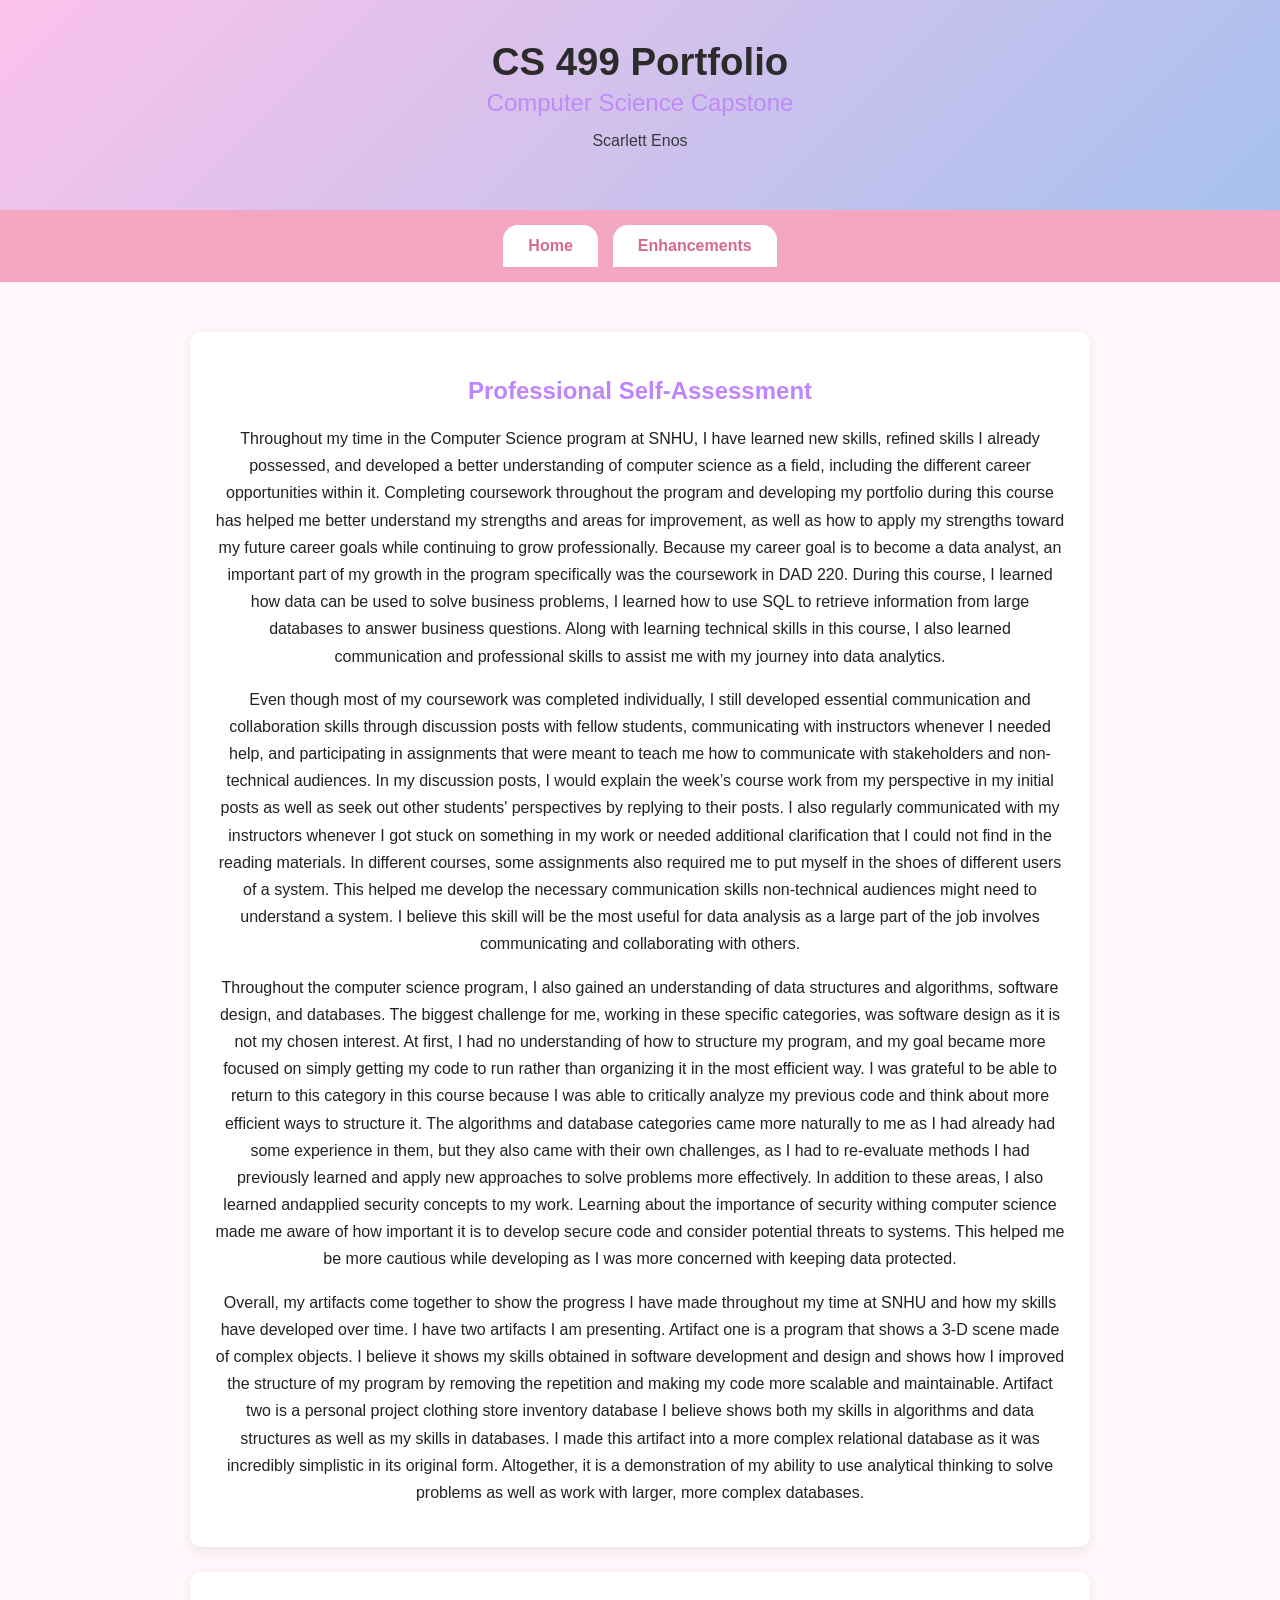
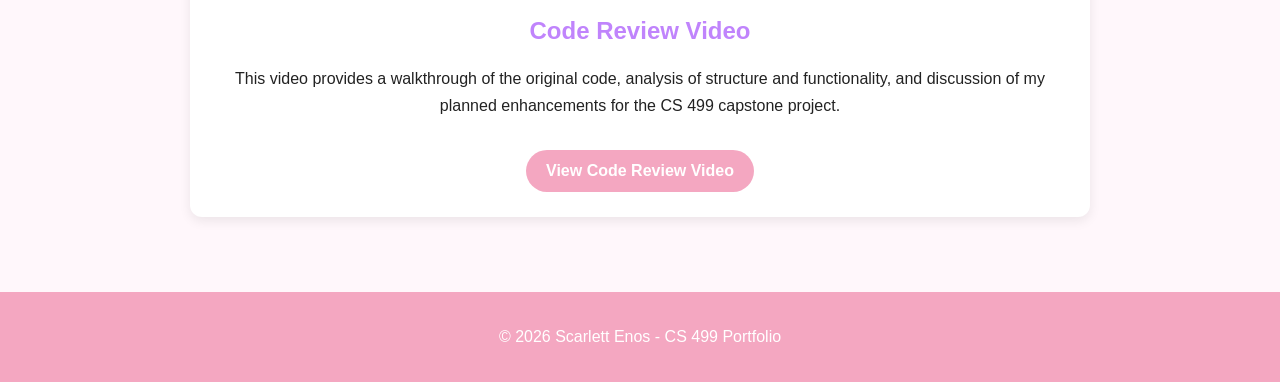
<file: index.html>
<!DOCTYPE html>
<html lang="en">
<head>
    <meta charset="UTF-8">
    <title>CS 499 Portfolio - Scarlett Enos</title>
    <link rel="stylesheet" href="styles.css">
</head>

<body>

<header>
    <h1>CS 499 Portfolio</h1>
    <h2>Computer Science Capstone</h2>
    <p>Scarlett Enos</p>
</header>

<nav>
    <a href="index.html">Home</a>
    <a href="enhancements.html">Enhancements</a>
</nav>

<main>

    <section id="self-assessment">

        <h2>Professional Self-Assessment</h2>

        <p>
            ​​Throughout my time in the Computer Science program at SNHU, I have​ learned new skills, refined skills I already possessed, and developed a better understanding of computer science as a field, including the different career opportunities within it. 
            Completing coursework throughout the program and developing my portfolio during this course has helped me better understand my strengths and areas for improvement, as well as how to apply my strengths toward my future career goals while continuing to
            grow professionally. Because my career goal is to become a data analyst, an important part of my growth in the program specifically was the coursework in DAD 220. During this course, I learned how data can be used to solve business problems, I learned 
            how to use SQL to retrieve information from large databases to answer business questions. Along with learning technical skills in this course, I also learned communication and professional skills to assist me with my journey into data analytics.  
        </p>

        <p>
            Even though most of my coursework was completed individually, I still developed essential communication and collaboration skills through discussion posts with fellow students, communicating with instructors whenever I needed help, and participating in assignments
            that were meant to teach me how to communicate with stakeholders and non-technical audiences. In my discussion posts, I would explain the week’s course work from my perspective in my initial posts as well as seek out other students' perspectives by replying to their posts. 
            I also regularly communicated with my instructors whenever I got stuck on something in my work or needed additional clarification that I could not find in the reading materials. In different courses, some assignments also required me to put myself in the shoes of different 
            users of a system. This helped me develop the necessary communication skills non-technical audiences might need to understand a system. I believe this skill will be the most useful for data analysis as a large part of the job involves communicating and collaborating with others.  
        </p>

        <p>
            Throughout the computer science program, I also gained an understanding ​of data structures and algorithms, software​ design, and databases. The biggest challenge for me, working in these specific categories, was software design as it is not my chosen interest. 
            At first, I had no understanding of how to structure my program, and my goal became more focused on simply getting my code to run rather than organizing it in the most efficient way.  I was grateful to be able to return to this category in this course because 
            I was able to critically analyze my previous code and think about more efficient ways to structure it. The algorithms and database categories came more naturally to me as I had already had some experience in them, but they also came with their own challenges, 
            as I had to re-evaluate methods I had previously learned and apply new approaches to solve problems more effectively. In addition to these areas, I also learned andapplied security concepts to my work. Learning about the importance of security withing computer 
            science made me aware of how important it is to develop secure code and consider potential threats to systems. This helped me be more cautious while developing as I was more concerned with keeping data protected. 
        </p>

        <p>
            Overall, my artifacts come together to show the progress I have made throughout my time at SNHU and how my skills have developed over time. I have two artifacts I am presenting. Artifact one is a program that shows a 3-D scene made of complex objects. I believe it 
            shows my skills obtained in software development and design and shows how I improved the structure of my program by removing the repetition and making my code more scalable and maintainable. Artifact two is a personal project clothing store inventory database I believe 
            shows both my skills in ​algorithms and data structures as well as my​ skills in databases. I made this artifact into a more complex relational database as it was incredibly simplistic in its original form. Altogether, it is a demonstration of my ability to use analytical 
            thinking to solve problems as well as work with larger, more complex databases.
        </p>

    </section>

    <section id="code-review">
        <h2>Code Review Video</h2>

        <p>
            This video provides a walkthrough of the original code, analysis of structure and functionality,
            and discussion of my planned enhancements for the CS 499 capstone project.
        </p>

        <a href="https://drive.google.com/file/d/1v1eskXT85RqvAskQVdufE4ZID1CgD-2X/view?usp=sharing" target="_blank">
            View Code Review Video
        </a>
    </section>

</main>

<footer>
    <p>© 2026 Scarlett Enos - CS 499 Portfolio</p>
</footer>

</body>
</html>
</file>
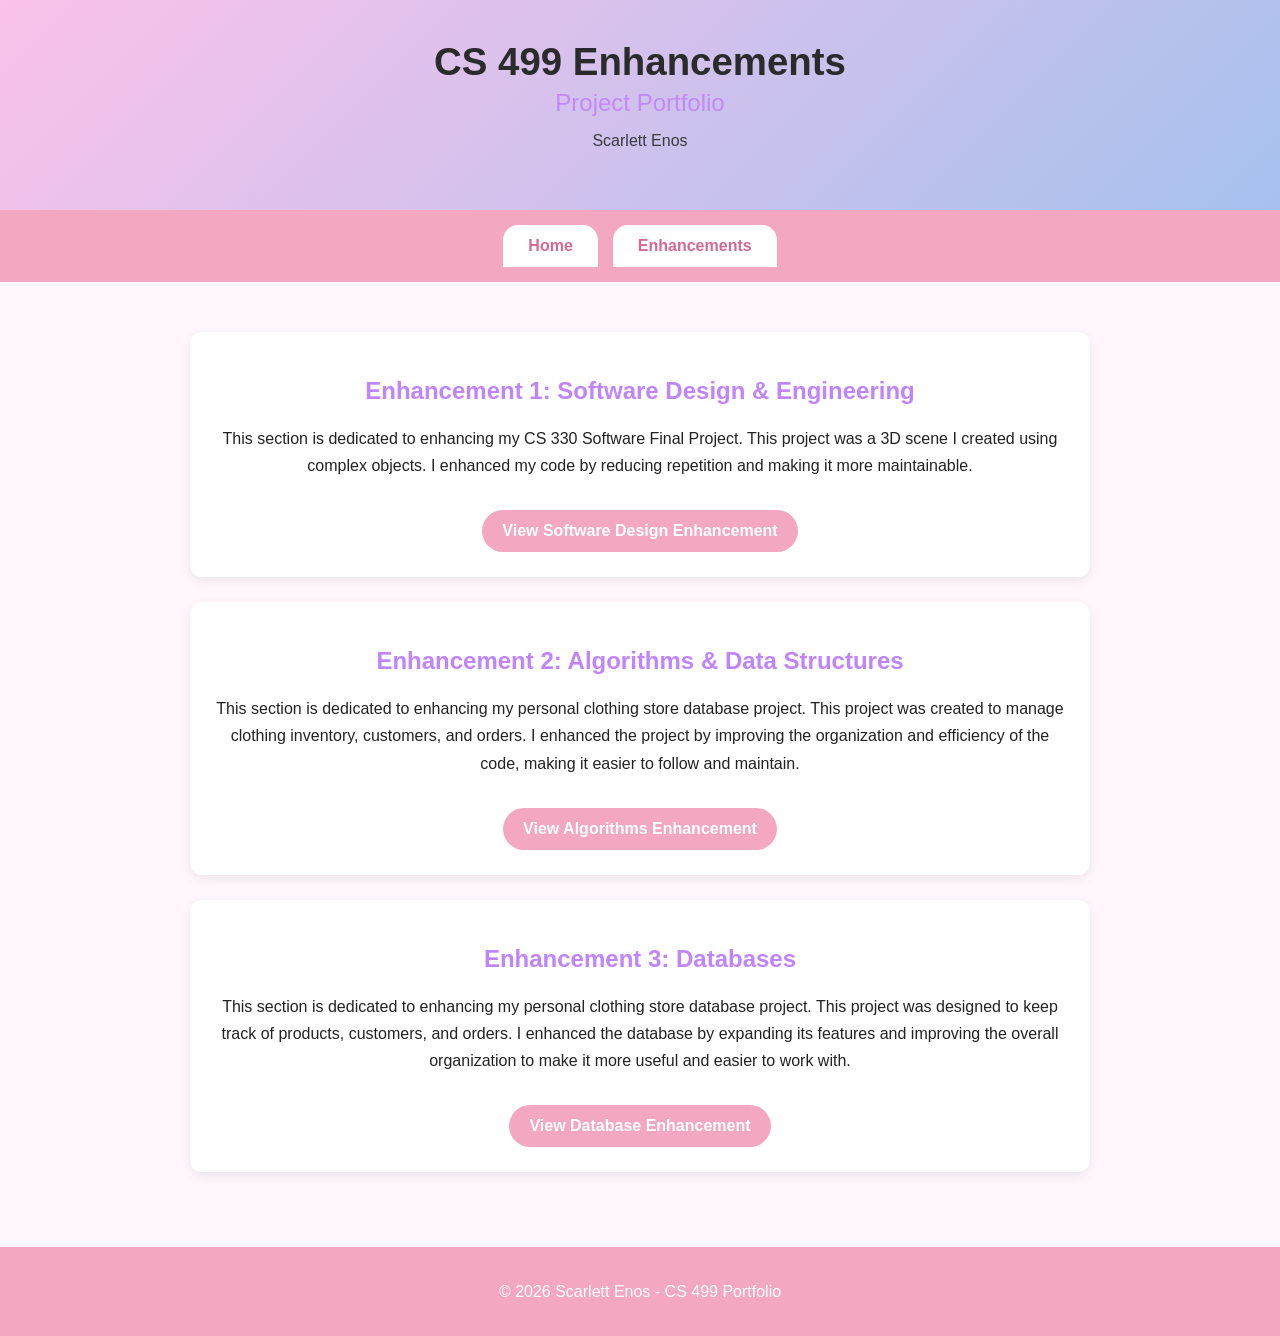
<file: enhancements.html>
<!DOCTYPE html>
<html lang="en">
<head>
    <meta charset="UTF-8">
    <title>CS 499 Enhancements - Scarlett Enos</title>
    <link rel="stylesheet" href="styles.css">
</head>

<body>

<header>
    <h1>CS 499 Enhancements</h1>
    <h2>Project Portfolio</h2>
    <p>Scarlett Enos</p>
</header>

<nav>
    <a href="index.html">Home</a>
    <a href="enhancements.html">Enhancements</a>
</nav>

<main>

    <section id="enhancement1">
        <h2>Enhancement 1: Software Design & Engineering</h2>

        <p>
            This section is dedicated to enhancing my CS 330 Software Final Project. This project was a 3D scene I created using
            complex objects. I enhanced my code by reducing repetition and making it more maintainable.
        </p>

        <a href="https://github.com/ScarlettEnos/scarlettenos.github.io/tree/main/enhancement-1-software-design">
            View Software Design Enhancement
        </a>
    </section>

    <section id="enhancement2">
        <h2>Enhancement 2: Algorithms & Data Structures</h2>

        <p>
            This section is dedicated to enhancing my personal clothing store database project. This project was created to manage
            clothing inventory, customers, and orders. I enhanced the project by improving the organization and efficiency of the
            code, making it easier to follow and maintain.
        </p>

        <a href="https://github.com/ScarlettEnos/scarlettenos.github.io/tree/main/enhancement-2-algorithms">
            View Algorithms Enhancement
        </a>
    </section>

    <section id="enhancement3">
        <h2>Enhancement 3: Databases</h2>

        <p>
            This section is dedicated to enhancing my personal clothing store database project. This project was designed to keep
            track of products, customers, and orders. I enhanced the database by expanding its features and improving the overall
            organization to make it more useful and easier to work with.
        </p>

        <a href="https://github.com/ScarlettEnos/scarlettenos.github.io/tree/main/enhancement-3-databases">
            View Database Enhancement
        </a>
    </section>

</main>

<footer>
    <p>© 2026 Scarlett Enos - CS 499 Portfolio</p>
</footer>

</body>
</html>
</file>
<file: styles.css>
body {
    font-family: Arial, sans-serif;
    margin: 0;
    background-color: #fff7fb;
    color: #222;
}

header {
    background: linear-gradient(135deg, #fbc2eb, #a6c1ee);
    color: #2b2b2b;
    text-align: center;
    padding: 40px 20px;
}

header h1 {
    margin: 0;
    font-size: 2.4em;
    font-weight: bold;
}

header h2 {
    margin: 5px 0 0 0;
    font-weight: normal;
    opacity: 0.9;
}

header p {
    margin-top: 10px;
    opacity: 0.9;
}

nav {
    background-color: #f4a7c1;
    display: flex;
    justify-content: center;
    gap: 15px;
    padding: 15px;
}

nav a {
    background-color: white;
    color: #d46a92;
    padding: 12px 25px;
    border-radius: 15px 15px 0 0;
    text-decoration: none;
    font-weight: bold;
    transition: 0.3s;
}

nav a:hover {
    background-color: #ffe0ec;
}

main {
    max-width: 900px;
    margin: 30px auto;
    padding: 20px;
}

section {
    background-color: white;
    padding: 25px;
    margin-bottom: 25px;
    border-radius: 12px;
    box-shadow: 0 4px 12px rgba(0, 0, 0, 0.08);
    text-align: center;
}

h2 {
    color: #c084fc;
    text-align: center;
}

p {
    line-height: 1.7;
}

section a {
    display: inline-block;
    background-color: #f4a7c1;
    color: white;
    padding: 12px 20px;
    margin-top: 15px;
    border-radius: 25px;
    text-decoration: none;
    font-weight: bold;
    transition: background-color 0.3s ease;
}

section a:hover {
    background-color: #d98bb0;
}

section ul {
    list-style-type: none;
    padding: 0;
}

section li {
    margin: 15px 0;
    text-align: center;
}

footer {
    text-align: center;
    background-color: #f4a7c1;
    color: white;
    padding: 15px;
    margin-top: 30px;
}
</file>
